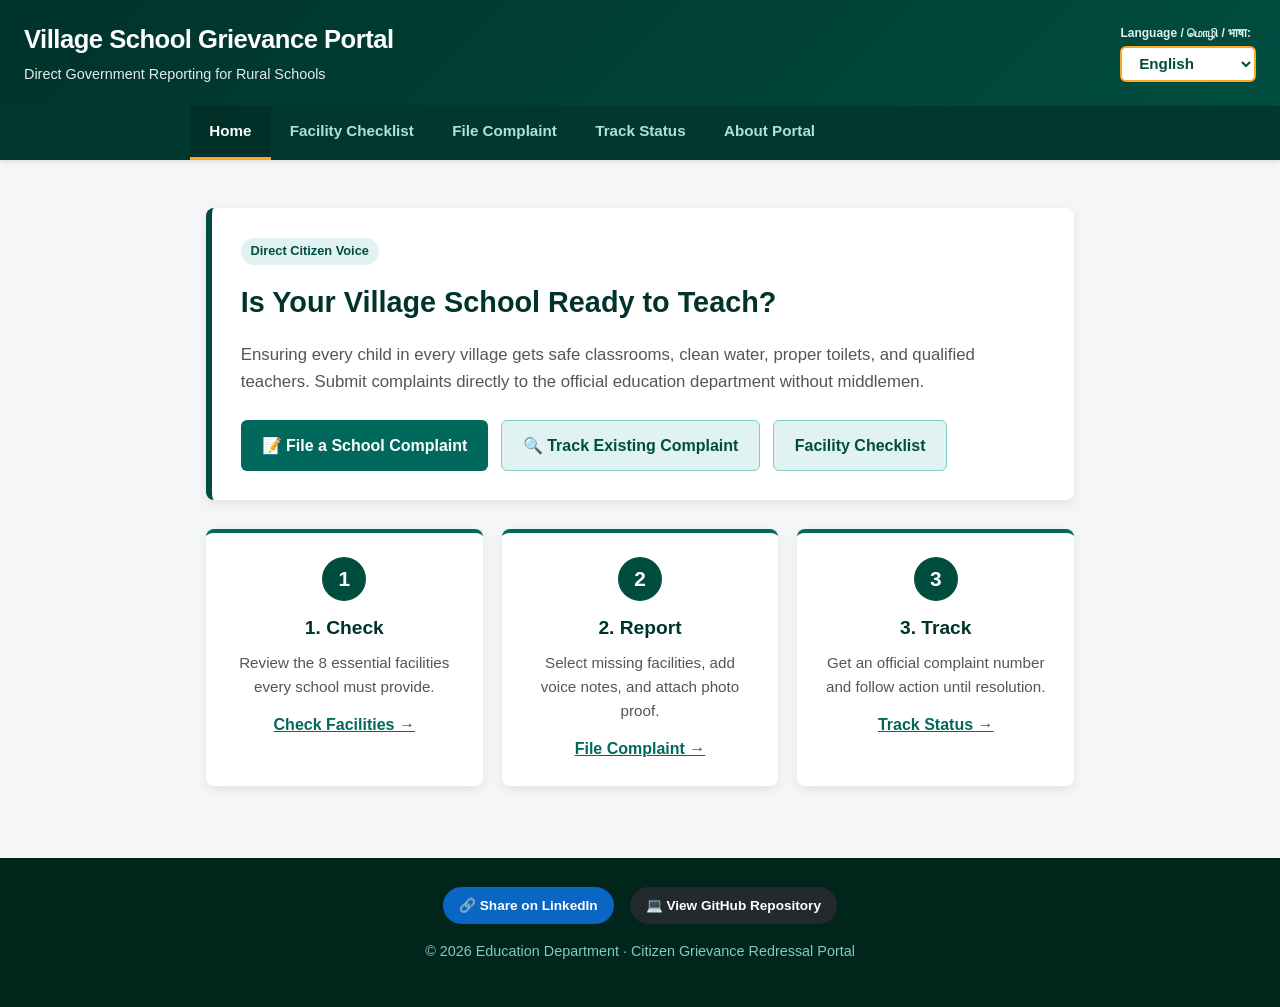
<file: index.html>
<!DOCTYPE html>
<html lang="en">
<head>
    <meta charset="UTF-8" />
    <meta http-equiv="X-UA-Compatible" content="IE=edge" />
    <meta name="viewport" content="width=device-width, initial-scale=1.0" />
    <title>Home - Village School Grievance Portal</title>
    <link rel="stylesheet" href="style.css" />
</head>
<body>
    <header>
        <div class="header-brand">
            <h1 data-key="siteTitle">Village School Grievance Portal</h1>
            <p class="tagline" data-key="siteTagline">Direct Government Reporting for Rural Schools</p>
        </div>
        <div class="header-controls">
            <div class="lang-select">
                <label for="language" data-key="langLabel">Language / மொழி / भाषा:</label>
                <select id="language" onchange="setLanguage(this.value)">
                    <option value="en" selected>English</option>
                    <option value="ta">தமிழ் (Tamil)</option>
                    <option value="hi">हिन्दी (Hindi)</option>
                </select>
            </div>
        </div>
    </header>

    <nav>
        <ul>
            <li><a href="index.html" class="active" data-key="navHome">Home</a></li>
            <li><a href="checklist.html" data-key="navChecklist">Facility Checklist</a></li>
            <li><a href="complaint.html" data-key="navComplaint">File Complaint</a></li>
            <li><a href="track.html" data-key="navTrack">Track Status</a></li>
            <li><a href="about.html" data-key="navAbout">About Portal</a></li>
        </ul>
    </nav>

    <main>
        <!-- HOME PAGE CONTENT -->
        <section id="home">
            <div class="hero-card">
                <span class="hero-tag" data-key="heroTag">Direct Citizen Voice</span>
                <h2 data-key="homeTitle">Is Your Village School Ready to Teach?</h2>
                <p data-key="homeDesc">Ensuring every child in every village gets safe classrooms, clean water, proper toilets, and qualified teachers. Submit complaints directly to the official education department without middlemen.</p>
                <div class="quick-actions">
                    <a href="complaint.html" class="btn btn-primary" data-key="btnFileNow">📝 File a School Complaint</a>
                    <a href="track.html" class="btn btn-secondary" data-key="btnTrackNow">🔍 Track Existing Complaint</a>
                    <a href="checklist.html" class="btn btn-secondary" data-key="navChecklist">📋 View School Checklist</a>
                </div>
            </div>

            <div class="steps-grid">
                <div class="step-card">
                    <div class="step-num">1</div>
                    <h3 data-key="step1Title">Check</h3>
                    <p data-key="step1Desc">Review the 8 essential facilities every school must provide.</p>
                    <a href="checklist.html" style="display:inline-block; margin-top:0.8rem; color:#00695c; font-weight:700;">Check Facilities &rarr;</a>
                </div>
                <div class="step-card">
                    <div class="step-num">2</div>
                    <h3 data-key="step2Title">Report</h3>
                    <p data-key="step2Desc">Select missing facilities, add voice notes, and attach photo proof.</p>
                    <a href="complaint.html" style="display:inline-block; margin-top:0.8rem; color:#00695c; font-weight:700;">File Complaint &rarr;</a>
                </div>
                <div class="step-card">
                    <div class="step-num">3</div>
                    <h3 data-key="step3Title">Track</h3>
                    <p data-key="step3Desc">Get an official complaint number and follow action until resolution.</p>
                    <a href="track.html" style="display:inline-block; margin-top:0.8rem; color:#00695c; font-weight:700;">Track Status &rarr;</a>
                </div>
            </div>
        </section>
    </main>

    <footer>
        <div class="footer-social">
            <a href="https://www.linkedin.com/sharing/share-offsite/?url=https%3A%2F%2Fgopalan-coder.github.io%2Fhttps-github.com-gopalan-education-portal%2F" target="_blank" rel="noopener noreferrer" class="btn-share-linkedin">
                🔗 Share on LinkedIn
            </a>
            <a href="https://github.com/gopalan-coder/https-github.com-gopalan-education-portal" target="_blank" rel="noopener noreferrer" class="btn-repo-github">
                💻 View GitHub Repository
            </a>
        </div>
        <p>&copy; 2026 Education Department · Citizen Grievance Redressal Portal</p>
    </footer>

    <script src="script.js"></script>
</body>
</html>
</file>
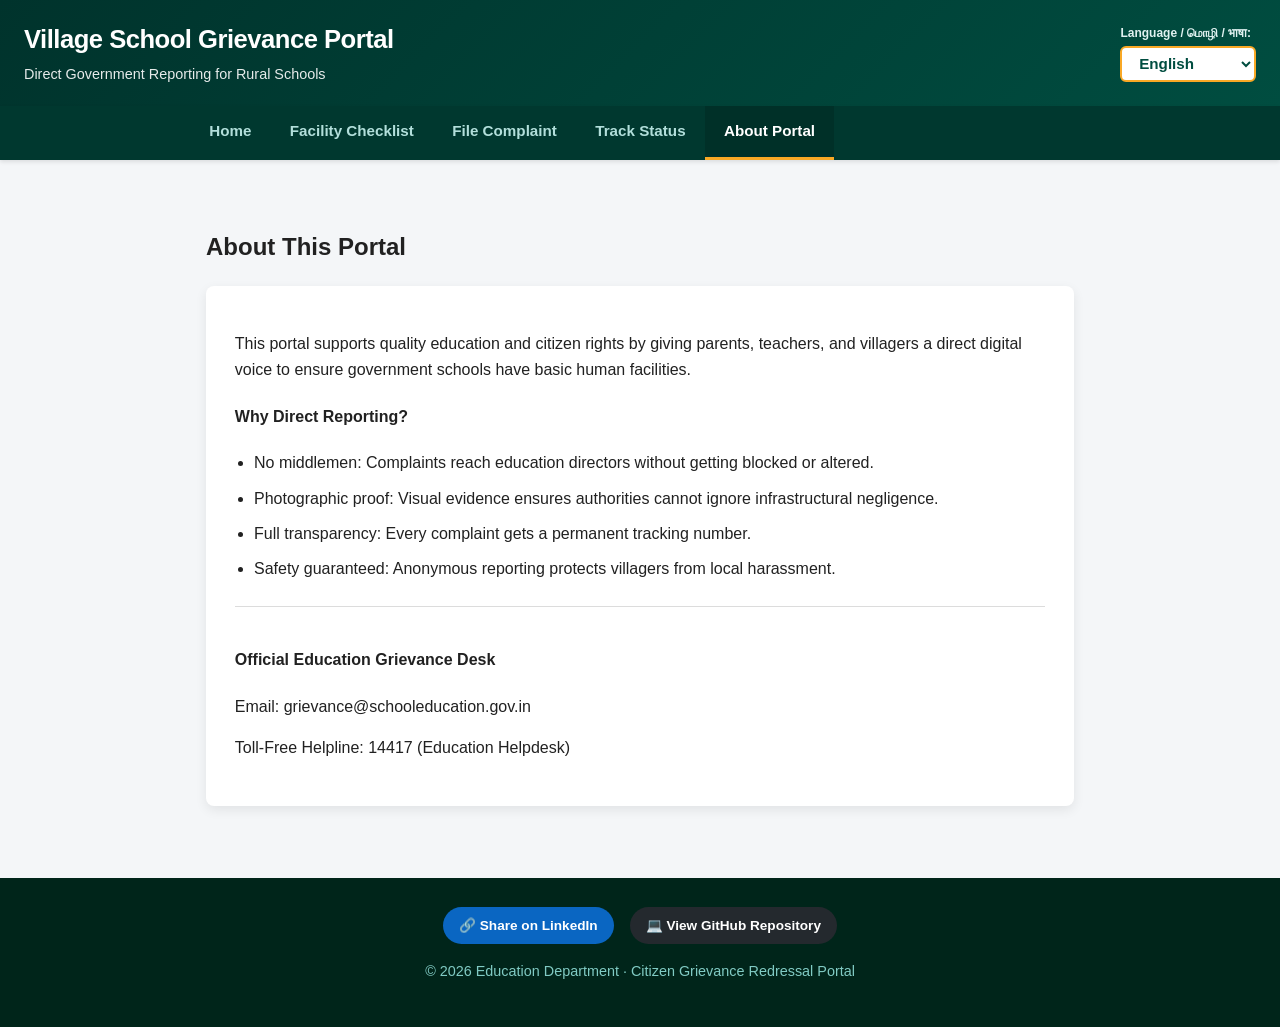
<file: about.html>
<!DOCTYPE html>
<html lang="en">
<head>
    <meta charset="UTF-8" />
    <meta http-equiv="X-UA-Compatible" content="IE=edge" />
    <meta name="viewport" content="width=device-width, initial-scale=1.0" />
    <title>About - Village School Grievance Portal</title>
    <link rel="stylesheet" href="style.css" />
</head>
<body>
    <header>
        <div class="header-brand">
            <h1 data-key="siteTitle">Village School Grievance Portal</h1>
            <p class="tagline" data-key="siteTagline">Direct Government Reporting for Rural Schools</p>
        </div>
        <div class="header-controls">
            <div class="lang-select">
                <label for="language" data-key="langLabel">Language / மொழி / भाषा:</label>
                <select id="language" onchange="setLanguage(this.value)">
                    <option value="en" selected>English</option>
                    <option value="ta">தமிழ் (Tamil)</option>
                    <option value="hi">हिन्दी (Hindi)</option>
                </select>
            </div>
        </div>
    </header>

    <nav>
        <ul>
            <li><a href="index.html" data-key="navHome">Home</a></li>
            <li><a href="checklist.html" data-key="navChecklist">Facility Checklist</a></li>
            <li><a href="complaint.html" data-key="navComplaint">File Complaint</a></li>
            <li><a href="track.html" data-key="navTrack">Track Status</a></li>
            <li><a href="about.html" class="active" data-key="navAbout">About Portal</a></li>
        </ul>
    </nav>

    <main>
        <!-- ABOUT PAGE -->
        <section id="about">
            <h2 data-key="aboutTitle">About This Portal</h2>
            <div class="about-card">
                <p data-key="aboutDesc1">This portal supports quality education and citizen rights by giving parents, teachers, and villagers a direct digital voice to ensure government schools have basic human facilities.</p>
                <h4 data-key="aboutWhyTitle">Why Direct Reporting?</h4>
                <ul>
                    <li data-key="aboutWhy1"><strong>No middlemen:</strong> Complaints reach education directors without getting blocked or altered.</li>
                    <li data-key="aboutWhy2"><strong>Photographic proof:</strong> Visual evidence ensures authorities cannot ignore infrastructural negligence.</li>
                    <li data-key="aboutWhy3"><strong>Full transparency:</strong> Every complaint gets a permanent tracking number.</li>
                    <li data-key="aboutWhy4"><strong>Safety guaranteed:</strong> Anonymous reporting protects villagers from local harassment.</li>
                </ul>
                <div class="contact-details">
                    <h4 data-key="contactTitle">Official Education Grievance Desk</h4>
                    <p data-key="contactInfo1">Email: grievance@schooleducation.gov.in</p>
                    <p data-key="contactInfo2">Toll-Free Helpline: 14417 (Education Helpdesk)</p>
                </div>
            </div>
        </section>
    </main>

    <footer>
        <div class="footer-social">
            <a href="https://www.linkedin.com/sharing/share-offsite/?url=https%3A%2F%2Fgopalan-coder.github.io%2Fhttps-github.com-gopalan-education-portal%2F" target="_blank" rel="noopener noreferrer" class="btn-share-linkedin">
                🔗 Share on LinkedIn
            </a>
            <a href="https://github.com/gopalan-coder/https-github.com-gopalan-education-portal" target="_blank" rel="noopener noreferrer" class="btn-repo-github">
                💻 View GitHub Repository
            </a>
        </div>
        <p>&copy; 2026 Education Department · Citizen Grievance Redressal Portal</p>
    </footer>

    <script src="script.js"></script>
</body>
</html>
</file>
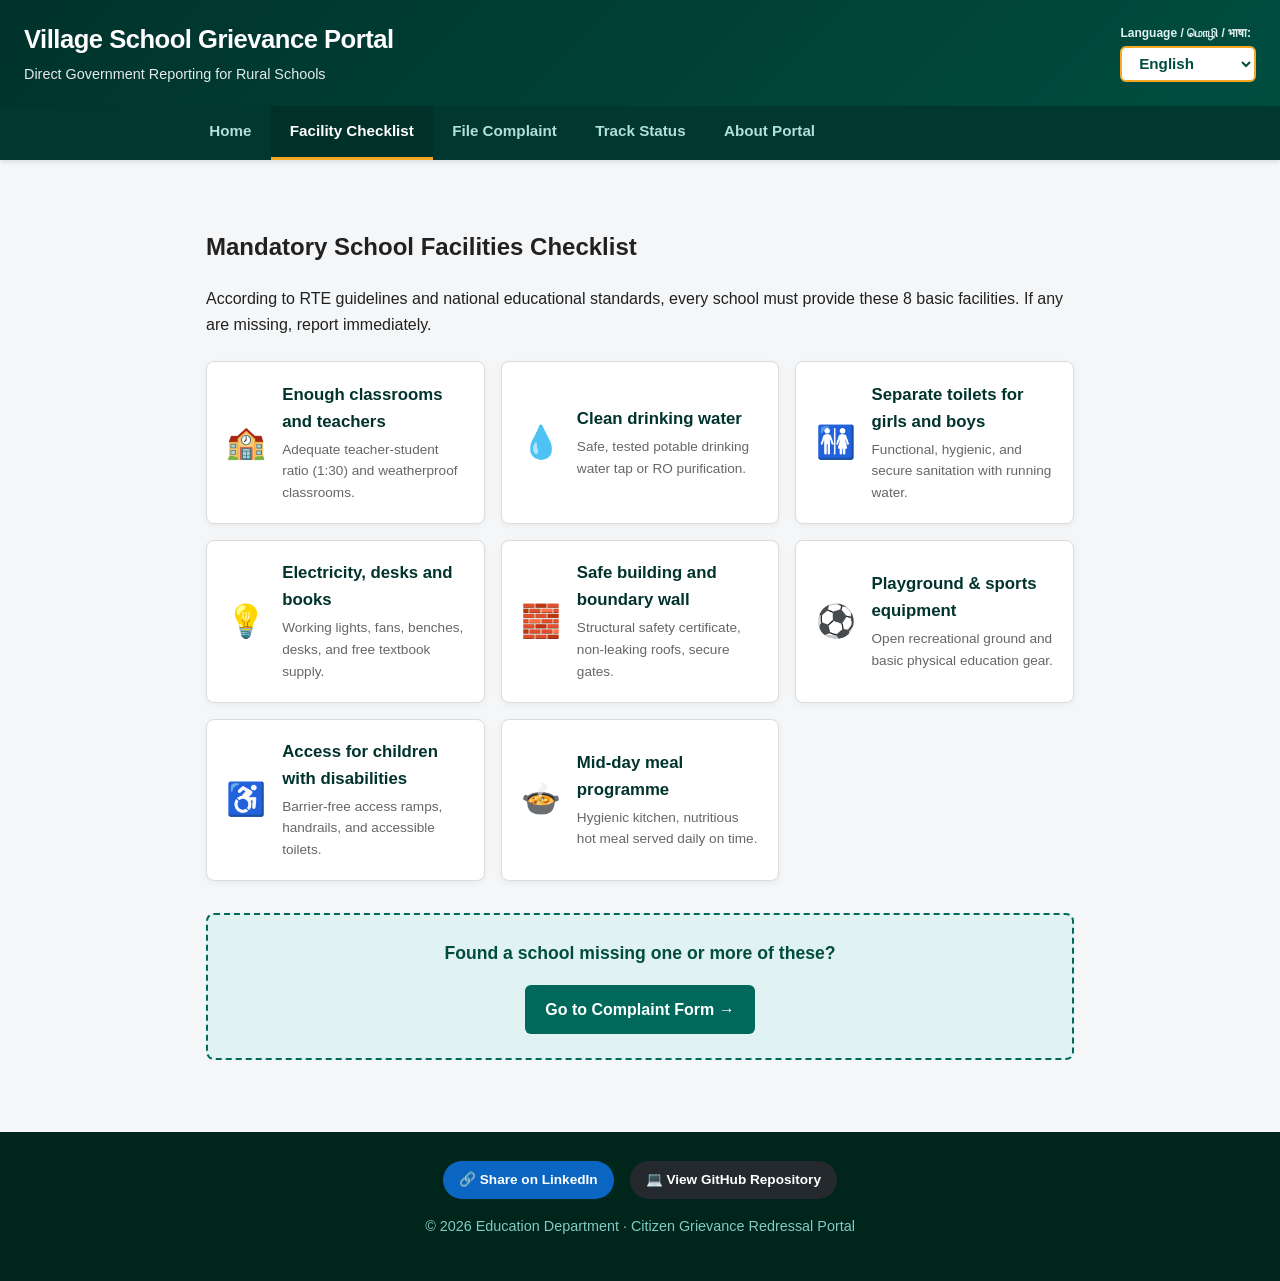
<file: checklist.html>
<!DOCTYPE html>
<html lang="en">
<head>
    <meta charset="UTF-8" />
    <meta http-equiv="X-UA-Compatible" content="IE=edge" />
    <meta name="viewport" content="width=device-width, initial-scale=1.0" />
    <title>Facility Checklist - Village School Grievance Portal</title>
    <link rel="stylesheet" href="style.css" />
</head>
<body>
    <header>
        <div class="header-brand">
            <h1 data-key="siteTitle">Village School Grievance Portal</h1>
            <p class="tagline" data-key="siteTagline">Direct Government Reporting for Rural Schools</p>
        </div>
        <div class="header-controls">
            <div class="lang-select">
                <label for="language" data-key="langLabel">Language / மொழி / भाषा:</label>
                <select id="language" onchange="setLanguage(this.value)">
                    <option value="en" selected>English</option>
                    <option value="ta">தமிழ் (Tamil)</option>
                    <option value="hi">हिन्दी (Hindi)</option>
                </select>
            </div>
        </div>
    </header>

    <nav>
        <ul>
            <li><a href="index.html" data-key="navHome">Home</a></li>
            <li><a href="checklist.html" class="active" data-key="navChecklist">Facility Checklist</a></li>
            <li><a href="complaint.html" data-key="navComplaint">File Complaint</a></li>
            <li><a href="track.html" data-key="navTrack">Track Status</a></li>
            <li><a href="about.html" data-key="navAbout">About Portal</a></li>
        </ul>
    </nav>

    <main>
        <!-- FACILITY CHECKLIST PAGE -->
        <section id="checklist">
            <h2 data-key="checklistTitle">Mandatory School Facilities Checklist</h2>
            <p class="section-intro" data-key="checklistIntro">According to RTE and national educational standards, every school must provide these 8 basic facilities. If any are missing, report immediately.</p>
            
            <div class="facilities-grid">
                <div class="facility-card">
                    <span class="facility-icon">🏫</span>
                    <div>
                        <h4 data-key="fac1">Enough classrooms and teachers</h4>
                        <p style="margin:0.2rem 0 0 0; font-size:0.85rem; color:#666;">Adequate teacher-student ratio (1:30) and weatherproof classrooms.</p>
                    </div>
                </div>
                <div class="facility-card">
                    <span class="facility-icon">💧</span>
                    <div>
                        <h4 data-key="fac2">Clean drinking water</h4>
                        <p style="margin:0.2rem 0 0 0; font-size:0.85rem; color:#666;">Safe, tested potable drinking water tap or RO purification.</p>
                    </div>
                </div>
                <div class="facility-card">
                    <span class="facility-icon">🚻</span>
                    <div>
                        <h4 data-key="fac3">Separate toilets for girls and boys</h4>
                        <p style="margin:0.2rem 0 0 0; font-size:0.85rem; color:#666;">Functional, hygienic, and secure sanitation with running water.</p>
                    </div>
                </div>
                <div class="facility-card">
                    <span class="facility-icon">💡</span>
                    <div>
                        <h4 data-key="fac4">Electricity, desks and books</h4>
                        <p style="margin:0.2rem 0 0 0; font-size:0.85rem; color:#666;">Working lights, fans, benches, desks, and free textbook supply.</p>
                    </div>
                </div>
                <div class="facility-card">
                    <span class="facility-icon">🧱</span>
                    <div>
                        <h4 data-key="fac5">Safe building and boundary wall</h4>
                        <p style="margin:0.2rem 0 0 0; font-size:0.85rem; color:#666;">Structural safety certificate, non-leaking roofs, secure gates.</p>
                    </div>
                </div>
                <div class="facility-card">
                    <span class="facility-icon">⚽</span>
                    <div>
                        <h4 data-key="fac6">Playground & sports equipment</h4>
                        <p style="margin:0.2rem 0 0 0; font-size:0.85rem; color:#666;">Open recreational ground and basic physical education gear.</p>
                    </div>
                </div>
                <div class="facility-card">
                    <span class="facility-icon">♿</span>
                    <div>
                        <h4 data-key="fac7">Access for children with disabilities</h4>
                        <p style="margin:0.2rem 0 0 0; font-size:0.85rem; color:#666;">Barrier-free access ramps, handrails, and accessible toilets.</p>
                    </div>
                </div>
                <div class="facility-card">
                    <span class="facility-icon">🍲</span>
                    <div>
                        <h4 data-key="fac8">Mid-day meal programme</h4>
                        <p style="margin:0.2rem 0 0 0; font-size:0.85rem; color:#666;">Hygienic kitchen, nutritious hot meal served daily on time.</p>
                    </div>
                </div>
            </div>

            <div class="cta-box">
                <p data-key="ctaChecklist">Found a school missing one or more of these?</p>
                <a href="complaint.html" class="btn btn-primary" data-key="btnGoReport">Go to Complaint Form &rarr;</a>
            </div>
        </section>
    </main>

    <footer>
        <div class="footer-social">
            <a href="https://www.linkedin.com/sharing/share-offsite/?url=https%3A%2F%2Fgopalan-coder.github.io%2Fhttps-github.com-gopalan-education-portal%2F" target="_blank" rel="noopener noreferrer" class="btn-share-linkedin">
                🔗 Share on LinkedIn
            </a>
            <a href="https://github.com/gopalan-coder/https-github.com-gopalan-education-portal" target="_blank" rel="noopener noreferrer" class="btn-repo-github">
                💻 View GitHub Repository
            </a>
        </div>
        <p>&copy; 2026 Education Department · Citizen Grievance Redressal Portal</p>
    </footer>

    <script src="script.js"></script>
</body>
</html>
</file>
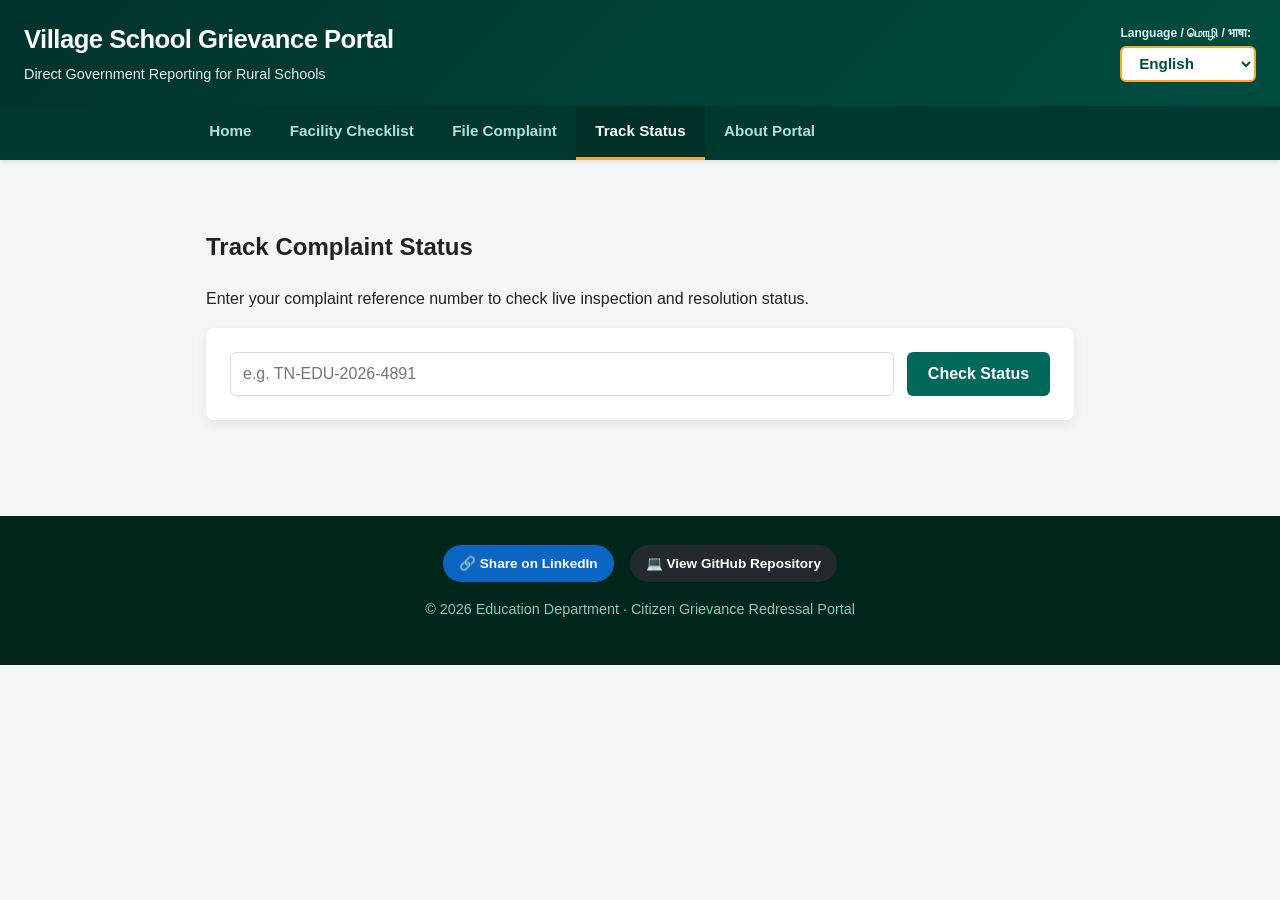
<file: track.html>
<!DOCTYPE html>
<html lang="en">
<head>
    <meta charset="UTF-8" />
    <meta http-equiv="X-UA-Compatible" content="IE=edge" />
    <meta name="viewport" content="width=device-width, initial-scale=1.0" />
    <title>Track Status - Village School Grievance Portal</title>
    <link rel="stylesheet" href="style.css" />
</head>
<body>
    <header>
        <div class="header-brand">
            <h1 data-key="siteTitle">Village School Grievance Portal</h1>
            <p class="tagline" data-key="siteTagline">Direct Government Reporting for Rural Schools</p>
        </div>
        <div class="header-controls">
            <div class="lang-select">
                <label for="language" data-key="langLabel">Language / மொழி / भाषा:</label>
                <select id="language" onchange="setLanguage(this.value)">
                    <option value="en" selected>English</option>
                    <option value="ta">தமிழ் (Tamil)</option>
                    <option value="hi">हिन्दी (Hindi)</option>
                </select>
            </div>
        </div>
    </header>

    <nav>
        <ul>
            <li><a href="index.html" data-key="navHome">Home</a></li>
            <li><a href="checklist.html" data-key="navChecklist">Facility Checklist</a></li>
            <li><a href="complaint.html" data-key="navComplaint">File Complaint</a></li>
            <li><a href="track.html" class="active" data-key="navTrack">Track Status</a></li>
            <li><a href="about.html" data-key="navAbout">About Portal</a></li>
        </ul>
    </nav>

    <main>
        <!-- TRACK COMPLAINT PAGE -->
        <section id="track">
            <h2 data-key="trackTitle">Track Complaint Status</h2>
            <p data-key="trackDesc">Enter your complaint reference number to check live inspection and resolution status.</p>

            <div class="track-form-box">
                <div class="track-input-row">
                    <input type="text" id="trackInput" placeholder="e.g. TN-EDU-2026-4891" />
                    <button type="button" class="btn btn-primary" onclick="trackComplaint()" data-key="btnCheckStatus">Check Status</button>
                </div>
            </div>

            <div id="trackResult" class="track-result-card" style="display:none;"></div>
        </section>
    </main>

    <footer>
        <div class="footer-social">
            <a href="https://www.linkedin.com/sharing/share-offsite/?url=https%3A%2F%2Fgopalan-coder.github.io%2Fhttps-github.com-gopalan-education-portal%2F" target="_blank" rel="noopener noreferrer" class="btn-share-linkedin">
                🔗 Share on LinkedIn
            </a>
            <a href="https://github.com/gopalan-coder/https-github.com-gopalan-education-portal" target="_blank" rel="noopener noreferrer" class="btn-repo-github">
                💻 View GitHub Repository
            </a>
        </div>
        <p>&copy; 2026 Education Department · Citizen Grievance Redressal Portal</p>
    </footer>

    <script src="script.js"></script>
</body>
</html>
</file>
<file: style.css>
/* style.css - Village School Facility & Grievance Portal */
:root {
    --primary: #004d40;
    --primary-light: #00695c;
    --primary-dark: #00251a;
    --accent-gold: #f9a825;
    --accent-red: #d32f2f;
    --accent-green: #2e7d32;
    --bg-light: #f4f6f8;
    --card-bg: #ffffff;
    --text-dark: #212121;
    --text-muted: #555555;
    --border-color: #dcdcdc;
    --shadow: 0 4px 12px rgba(0, 0, 0, 0.08);
}

* {
    box-sizing: border-box;
}

body {
    font-family: -apple-system, BlinkMacSystemFont, "Segoe UI", Roboto, "Helvetica Neue", Arial, sans-serif;
    margin: 0;
    padding: 0;
    line-height: 1.6;
    background-color: var(--bg-light);
    color: var(--text-dark);
}

/* Header */
header {
    background: linear-gradient(135deg, #00332c 0%, #004d40 100%);
    color: #fff;
    padding: 1.2rem 1.5rem;
    display: flex;
    flex-wrap: wrap;
    align-items: center;
    justify-content: space-between;
    gap: 1rem;
    box-shadow: 0 2px 8px rgba(0,0,0,0.2);
}

.portal-badge {
    display: inline-block;
    background-color: var(--accent-gold);
    color: #00251a;
    font-weight: 800;
    font-size: 0.75rem;
    letter-spacing: 1px;
    padding: 0.25rem 0.6rem;
    border-radius: 4px;
    margin-bottom: 0.3rem;
}

header h1 {
    margin: 0;
    font-size: 1.6rem;
    font-weight: 700;
    letter-spacing: -0.5px;
}

header .tagline {
    margin: 0.2rem 0 0 0;
    font-size: 0.9rem;
    opacity: 0.9;
}

.header-controls {
    display: flex;
    align-items: center;
}

.lang-select {
    display: flex;
    flex-direction: column;
    align-items: flex-start;
}

.lang-select label {
    font-size: 0.75rem;
    font-weight: 600;
    color: #e0f2f1;
    margin-bottom: 0.2rem;
}

.lang-select select {
    background-color: #ffffff;
    color: #004d40;
    font-size: 0.95rem;
    font-weight: 700;
    border: 2px solid var(--accent-gold);
    border-radius: 6px;
    padding: 0.4rem 0.8rem;
    cursor: pointer;
    outline: none;
}

/* Navigation */
nav {
    background-color: #00382f;
    box-shadow: 0 2px 4px rgba(0,0,0,0.1);
    position: sticky;
    top: 0;
    z-index: 100;
}

nav ul {
    list-style: none;
    display: flex;
    margin: 0;
    padding: 0;
    overflow-x: auto;
    max-width: 900px;
    margin: auto;
}

nav li {
    margin: 0;
    white-space: nowrap;
}

nav a {
    display: block;
    color: #b2dfdb;
    text-decoration: none;
    padding: 0.85rem 1.2rem;
    font-size: 0.95rem;
    font-weight: 600;
    transition: all 0.2s ease;
    border-bottom: 3px solid transparent;
}

nav a:hover {
    color: #ffffff;
    background-color: rgba(255, 255, 255, 0.08);
}

nav a.active {
    color: #ffffff;
    border-bottom: 3px solid var(--accent-gold);
    background-color: rgba(0, 0, 0, 0.15);
}

/* Main Container */
main {
    padding: 1.5rem 1rem;
    max-width: 900px;
    margin: 1.5rem auto;
}

/* Hero & Steps */
.hero-card {
    background: #ffffff;
    border-left: 6px solid #004d40;
    border-radius: 8px;
    padding: 1.8rem;
    box-shadow: var(--shadow);
    margin-bottom: 1.8rem;
}

.hero-tag {
    display: inline-block;
    background-color: #e0f2f1;
    color: #004d40;
    font-size: 0.8rem;
    font-weight: 700;
    padding: 0.2rem 0.6rem;
    border-radius: 20px;
    margin-bottom: 0.5rem;
}

.hero-card h2 {
    margin: 0.4rem 0 0.8rem 0;
    font-size: 1.8rem;
    color: #00332c;
}

.hero-card p {
    font-size: 1.05rem;
    color: var(--text-muted);
    margin-bottom: 1.5rem;
}

.quick-actions {
    display: flex;
    flex-wrap: wrap;
    gap: 0.8rem;
}

.btn {
    display: inline-flex;
    align-items: center;
    justify-content: center;
    padding: 0.75rem 1.3rem;
    font-size: 1rem;
    font-weight: 700;
    border-radius: 6px;
    text-decoration: none;
    cursor: pointer;
    border: none;
    transition: transform 0.15s ease, background-color 0.2s ease;
}

.btn:active {
    transform: scale(0.98);
}

.btn-primary {
    background-color: #00695c;
    color: #ffffff;
}

.btn-primary:hover {
    background-color: #004d40;
}

.btn-secondary {
    background-color: #e0f2f1;
    color: #004d40;
    border: 1px solid #80cbc4;
}

.btn-secondary:hover {
    background-color: #b2dfdb;
}

.steps-grid {
    display: grid;
    grid-template-columns: repeat(auto-fit, minmax(240px, 1fr));
    gap: 1.2rem;
    margin-top: 1.5rem;
}

.step-card {
    background: #ffffff;
    border-radius: 8px;
    padding: 1.5rem;
    box-shadow: var(--shadow);
    text-align: center;
    border-top: 4px solid #00695c;
}

.step-num {
    width: 44px;
    height: 44px;
    background-color: #004d40;
    color: #ffffff;
    font-size: 1.3rem;
    font-weight: 800;
    border-radius: 50%;
    display: flex;
    align-items: center;
    justify-content: center;
    margin: 0 auto 0.8rem auto;
}

.step-card h3 {
    margin: 0.4rem 0;
    color: #00332c;
    font-size: 1.2rem;
}

.step-card p {
    margin: 0;
    color: var(--text-muted);
    font-size: 0.95rem;
}

/* Facility Checklist Grid */
.facilities-grid {
    display: grid;
    grid-template-columns: repeat(auto-fit, minmax(260px, 1fr));
    gap: 1rem;
    margin: 1.5rem 0;
}

.facility-card {
    background: #ffffff;
    border: 1px solid var(--border-color);
    border-radius: 8px;
    padding: 1.2rem;
    display: flex;
    align-items: center;
    gap: 1rem;
    box-shadow: 0 2px 6px rgba(0,0,0,0.05);
}

.facility-icon {
    font-size: 2rem;
}

.facility-card h4 {
    margin: 0;
    font-size: 1.05rem;
    color: #00332c;
}

.cta-box {
    background: #e0f2f1;
    border: 2px dashed #00695c;
    border-radius: 8px;
    padding: 1.5rem;
    text-align: center;
    margin-top: 2rem;
}

.cta-box p {
    font-size: 1.1rem;
    font-weight: 700;
    color: #004d40;
    margin-top: 0;
}

/* Complaint Form */
#complaintForm {
    background: #ffffff;
    border-radius: 8px;
    padding: 1.8rem;
    box-shadow: var(--shadow);
}

.form-header {
    margin-bottom: 1.5rem;
}

.form-header h2 {
    margin: 0 0 0.3rem 0;
    color: #00332c;
    font-size: 1.7rem;
}

.form-header p {
    margin: 0;
    color: var(--text-muted);
}

.form-group {
    margin-bottom: 1.4rem;
}

.form-row {
    display: grid;
    grid-template-columns: 1fr 1fr;
    gap: 1rem;
}

@media (max-width: 600px) {
    .form-row {
        grid-template-columns: 1fr;
    }
}

label {
    display: block;
    font-weight: 700;
    margin-bottom: 0.4rem;
    color: #212121;
    font-size: 0.95rem;
}

input[type="text"],
input[type="tel"],
textarea {
    width: 100%;
    padding: 0.75rem;
    font-size: 1rem;
    border: 1.5px solid var(--border-color);
    border-radius: 6px;
    outline: none;
    font-family: inherit;
    transition: border-color 0.2s ease;
}

input[type="text"]:focus,
input[type="tel"]:focus,
textarea:focus {
    border-color: #00695c;
    box-shadow: 0 0 0 3px rgba(0, 105, 92, 0.15);
}

/* Checkbox Grid */
.checkbox-grid {
    display: grid;
    grid-template-columns: repeat(auto-fit, minmax(250px, 1fr));
    gap: 0.6rem;
    background: #fafafa;
    border: 1px solid var(--border-color);
    border-radius: 6px;
    padding: 1rem;
}

.check-item {
    display: flex;
    align-items: flex-start;
    gap: 0.6rem;
    font-weight: 500;
    font-size: 0.95rem;
    cursor: pointer;
}

.check-item input[type="checkbox"] {
    width: 18px;
    height: 18px;
    margin-top: 3px;
    cursor: pointer;
    accent-color: #00695c;
}

/* Label with Voice */
.label-with-voice {
    display: flex;
    justify-content: space-between;
    align-items: center;
    margin-bottom: 0.4rem;
}

.label-with-voice label {
    margin-bottom: 0;
}

.btn-voice {
    background-color: #fff3e0;
    color: #e65100;
    border: 1.5px solid #ffb74d;
    padding: 0.35rem 0.8rem;
    border-radius: 20px;
    font-weight: 700;
    font-size: 0.85rem;
    cursor: pointer;
    display: flex;
    align-items: center;
    gap: 0.3rem;
}

.btn-voice:hover {
    background-color: #ffe0b2;
}

.btn-voice.recording {
    background-color: #ffebee;
    color: #c62828;
    border-color: #ef5350;
    animation: pulse 1.2s infinite;
}

@keyframes pulse {
    0% { transform: scale(1); }
    50% { transform: scale(1.05); }
    100% { transform: scale(1); }
}

.voice-status {
    font-size: 0.85rem;
    color: #d32f2f;
    margin: 0.3rem 0 0 0;
    font-weight: 600;
}

/* PHOTO PROOF UPLOAD STYLES */
.photo-upload-group {
    background-color: #fafafa;
    border: 2px dashed #00695c;
    border-radius: 8px;
    padding: 1.2rem;
}

.field-hint {
    margin: 0 0 0.8rem 0;
    font-size: 0.85rem;
    color: var(--text-muted);
}

.upload-dropzone {
    background-color: #ffffff;
    border: 1.5px dashed #80cbc4;
    border-radius: 6px;
    padding: 1.5rem 1rem;
    text-align: center;
    cursor: pointer;
    transition: all 0.2s ease;
}

.upload-dropzone:hover {
    background-color: #e0f2f1;
    border-color: #004d40;
}

.upload-icon {
    font-size: 2.5rem;
    display: block;
    margin-bottom: 0.4rem;
}

.dropzone-text {
    margin: 0;
    font-weight: 700;
    font-size: 1.05rem;
    color: #004d40;
}

.file-limits {
    display: block;
    font-size: 0.75rem;
    color: #757575;
    margin-top: 0.3rem;
}

.photo-preview-container {
    margin-top: 1rem;
    background: #ffffff;
    border: 1px solid var(--border-color);
    border-radius: 6px;
    padding: 1rem;
    text-align: center;
}

.preview-header {
    display: flex;
    justify-content: space-between;
    align-items: center;
    margin-bottom: 0.8rem;
    font-weight: 700;
    color: #004d40;
}

.btn-remove-photo {
    background-color: #ffebee;
    color: #c62828;
    border: 1px solid #ef9a9a;
    padding: 0.3rem 0.7rem;
    border-radius: 4px;
    cursor: pointer;
    font-size: 0.8rem;
    font-weight: 700;
}

.btn-remove-photo:hover {
    background-color: #ffcdd2;
}

#photoPreview {
    max-width: 100%;
    max-height: 280px;
    border-radius: 6px;
    box-shadow: 0 2px 6px rgba(0,0,0,0.15);
    object-fit: contain;
}

.photo-filename {
    margin: 0.5rem 0 0 0;
    font-size: 0.85rem;
    color: var(--text-muted);
}

/* Anonymous Checkbox */
.anonymous-group {
    background-color: #e8f5e9;
    border-left: 4px solid #2e7d32;
    padding: 0.8rem 1rem;
    border-radius: 4px;
}

.checkbox-anonymous {
    margin: 0;
    font-weight: 600;
    color: #1b5e20;
}

/* Submit Button */
.btn-submit {
    width: 100%;
    background-color: #004d40;
    color: #ffffff;
    font-size: 1.15rem;
    padding: 1rem;
    border-radius: 6px;
    box-shadow: 0 4px 10px rgba(0, 77, 64, 0.3);
}

.btn-submit:hover {
    background-color: #00332c;
}

/* Result Box */
.result-box {
    margin-top: 1.5rem;
    background: #ffffff;
    border-radius: 8px;
    padding: 1.5rem;
    border: 2px solid #2e7d32;
    box-shadow: var(--shadow);
}

.result-success-title {
    color: #2e7d32;
    margin-top: 0;
    font-size: 1.4rem;
}

.complaint-id-badge {
    display: inline-block;
    background: #004d40;
    color: #ffffff;
    font-size: 1.2rem;
    font-weight: 800;
    padding: 0.4rem 1rem;
    border-radius: 6px;
    margin: 0.5rem 0 1rem 0;
    letter-spacing: 1px;
}

.result-photo-thumb {
    max-width: 200px;
    max-height: 150px;
    border-radius: 6px;
    border: 1px solid var(--border-color);
    margin-top: 0.5rem;
    display: block;
}

/* Track Section */
.track-form-box {
    background: #ffffff;
    border-radius: 8px;
    padding: 1.5rem;
    box-shadow: var(--shadow);
    margin-bottom: 1.5rem;
}

.track-input-row {
    display: flex;
    gap: 0.8rem;
}

@media (max-width: 500px) {
    .track-input-row {
        flex-direction: column;
    }
}

.track-input-row input {
    flex: 1;
}

.track-result-card {
    background: #ffffff;
    border-radius: 8px;
    padding: 1.5rem;
    box-shadow: var(--shadow);
    border-top: 5px solid #00695c;
}

/* Timeline */
.timeline {
    display: flex;
    justify-content: space-between;
    margin: 2rem 0 1.5rem 0;
    position: relative;
}

.timeline::before {
    content: '';
    position: absolute;
    top: 20px;
    left: 20px;
    right: 20px;
    height: 4px;
    background-color: #e0e0e0;
    z-index: 1;
}

.timeline-step {
    position: relative;
    z-index: 2;
    text-align: center;
    flex: 1;
}

.timeline-dot {
    width: 40px;
    height: 40px;
    border-radius: 50%;
    background-color: #e0e0e0;
    color: #757575;
    display: flex;
    align-items: center;
    justify-content: center;
    font-weight: 700;
    margin: 0 auto 0.5rem auto;
    border: 3px solid #ffffff;
}

.timeline-step.completed .timeline-dot {
    background-color: #2e7d32;
    color: #ffffff;
}

.timeline-step.current .timeline-dot {
    background-color: var(--accent-gold);
    color: #000000;
}

.timeline-label {
    font-size: 0.85rem;
    font-weight: 700;
    color: #424242;
}

/* About Section */
.about-card {
    background: #ffffff;
    border-radius: 8px;
    padding: 1.8rem;
    box-shadow: var(--shadow);
}

.about-card ul {
    padding-left: 1.2rem;
    color: var(--text-dark);
}

.about-card li {
    margin-bottom: 0.6rem;
}

.contact-details {
    margin-top: 1.5rem;
    padding-top: 1.2rem;
    border-top: 1px solid var(--border-color);
}

/* Footer */
footer {
    text-align: center;
    padding: 1.8rem 1rem;
    background-color: #00251a;
    color: #80cbc4;
    font-size: 0.9rem;
    margin-top: 3rem;
}

.footer-social {
    display: flex;
    justify-content: center;
    gap: 1rem;
    margin-bottom: 1rem;
    flex-wrap: wrap;
}

.btn-share-linkedin {
    background-color: #0a66c2;
    color: #ffffff;
    padding: 0.5rem 1rem;
    border-radius: 20px;
    font-weight: 700;
    font-size: 0.85rem;
    text-decoration: none;
    display: inline-flex;
    align-items: center;
    gap: 0.4rem;
    transition: background-color 0.2s ease;
}

.btn-share-linkedin:hover {
    background-color: #004182;
}

.btn-repo-github {
    background-color: #24292e;
    color: #ffffff;
    padding: 0.5rem 1rem;
    border-radius: 20px;
    font-weight: 700;
    font-size: 0.85rem;
    text-decoration: none;
    display: inline-flex;
    align-items: center;
    gap: 0.4rem;
    transition: background-color 0.2s ease;
}

.btn-repo-github:hover {
    background-color: #1b1f23;
}
</file>
